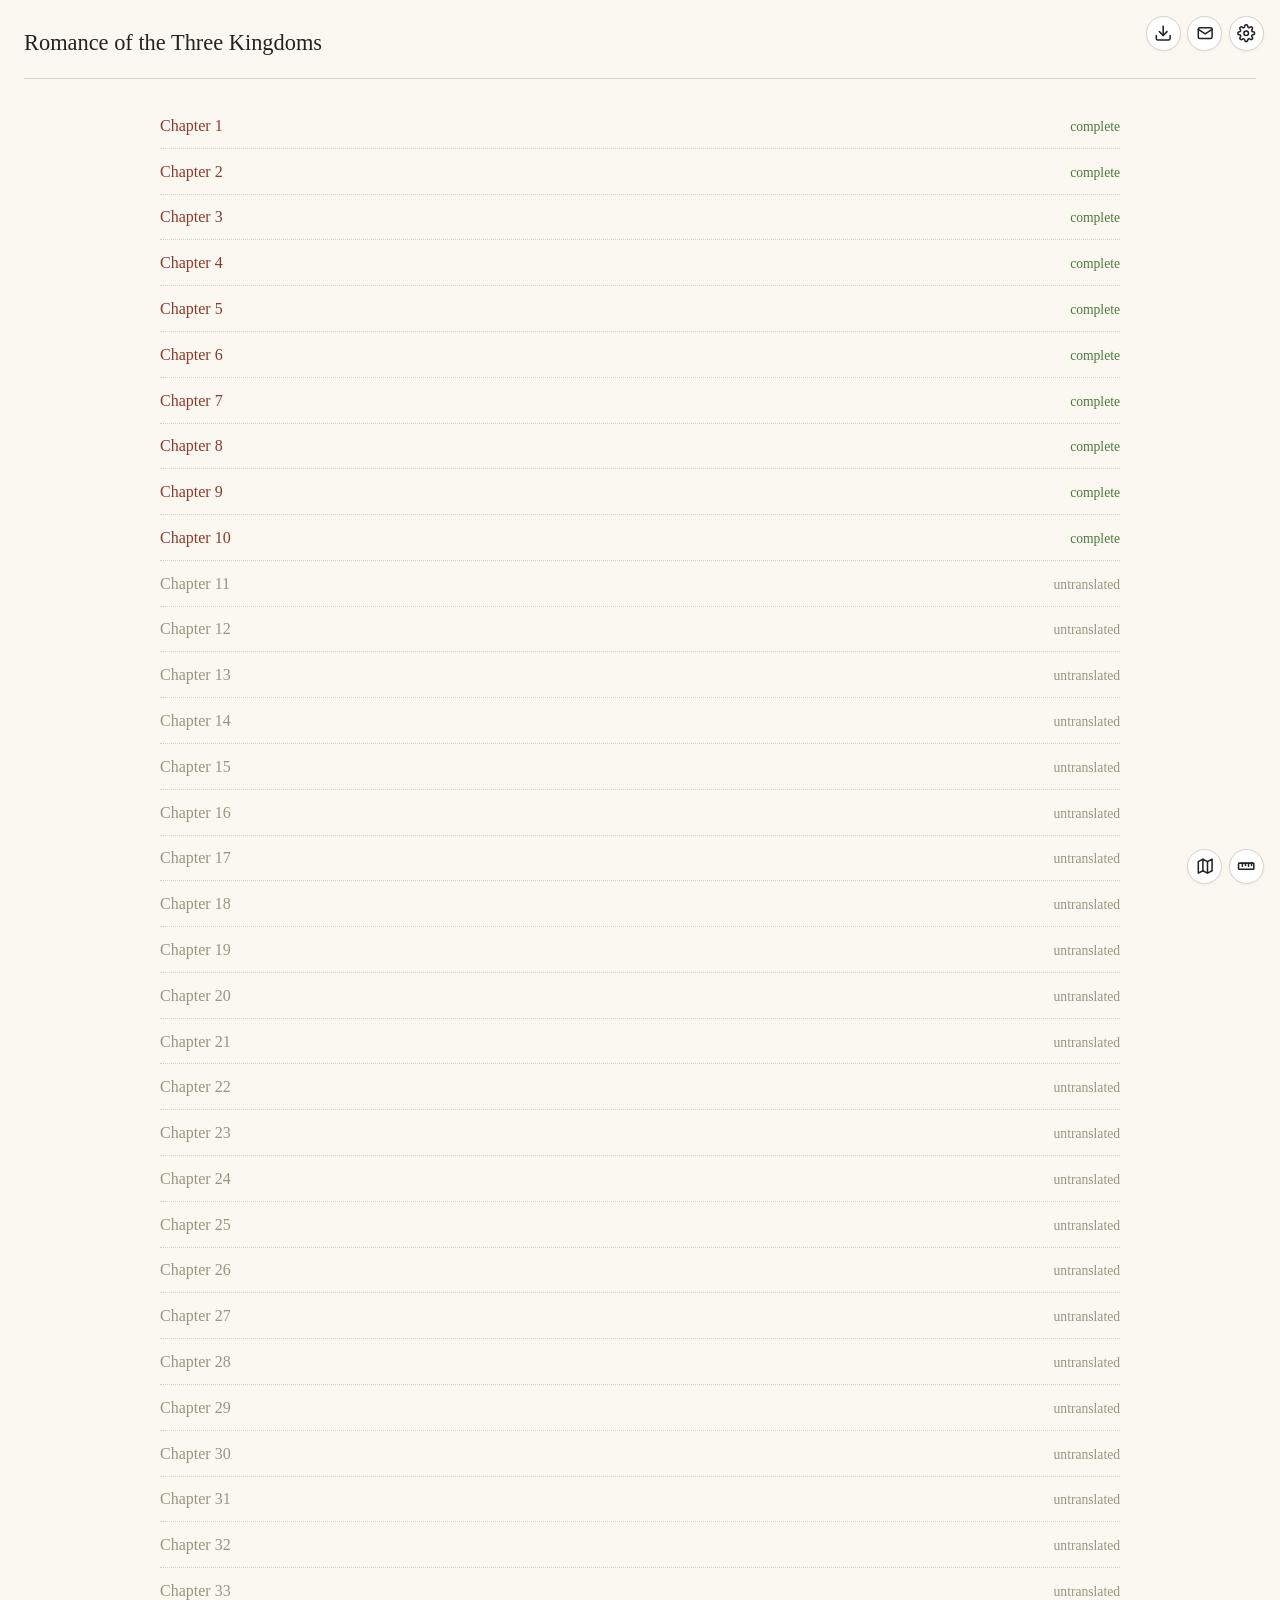
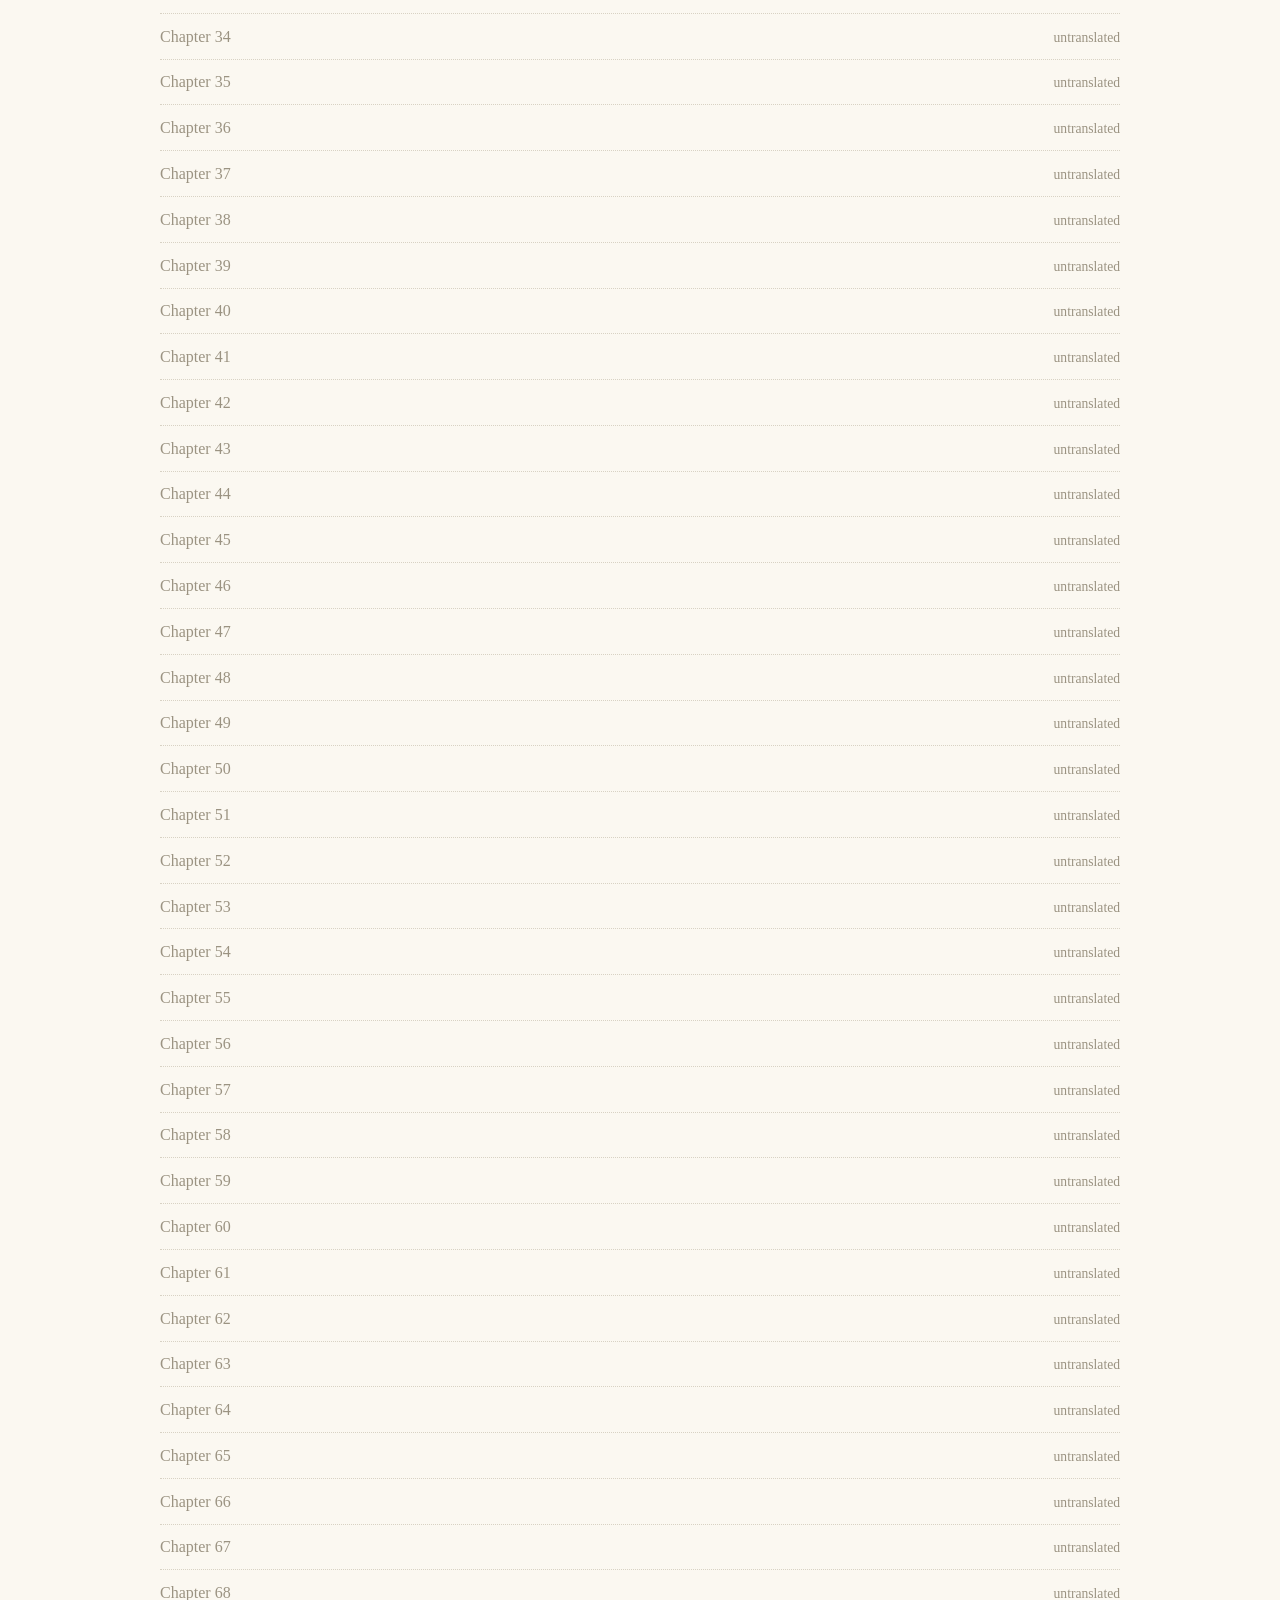
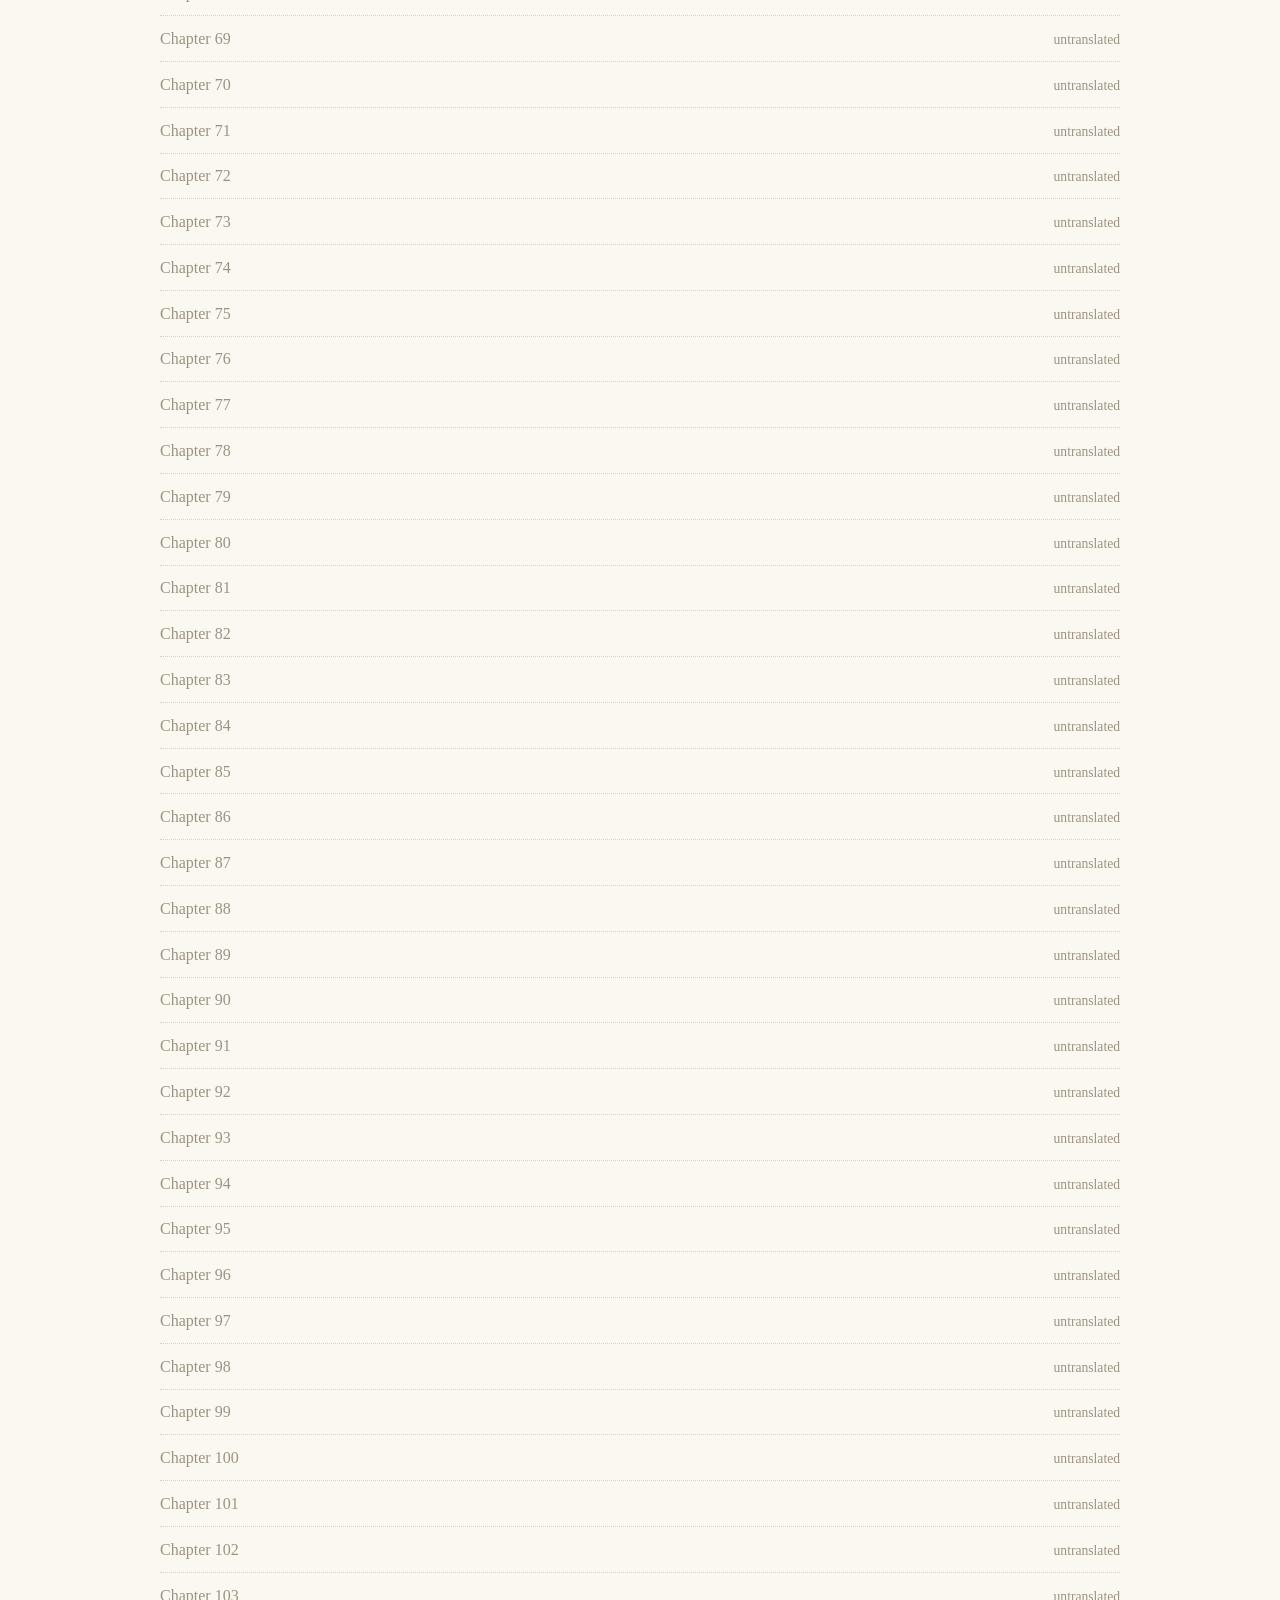
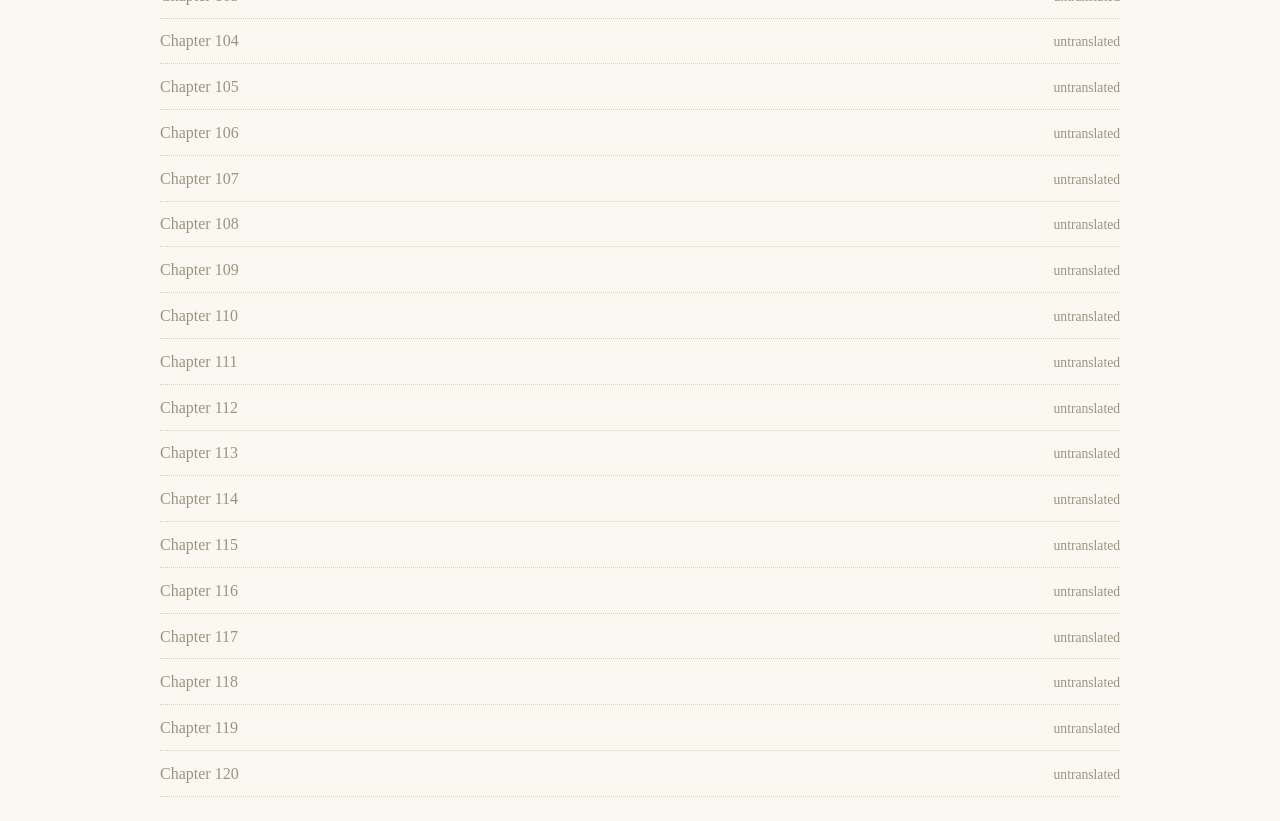
<file: index.html>
<!doctype html>
<html lang="en">
<head>
  <meta charset="utf-8">
  <title>Romance of the Three Kingdoms — Translation</title>
  <meta name="viewport" content="width=device-width, initial-scale=1">
  <link rel="stylesheet" href="styles.css">
  <style>
    /* ---- index page ---- */
    .index-list { list-style: none; padding: 0; max-width: 960px; margin: 0 auto; }
    .index-list .chapter-label.untranslated { color: var(--muted); }
    /* Chapter number at the left, the title couplet stacked to its right. */
    .index-list .chapter-label {
      display: flex;
      align-items: baseline;
      flex-wrap: wrap;
      gap: 0.2rem 0.9rem;
    }
    .index-list .index-n { flex: none; }
    /* Only the chapter number carries the link colour; the couplet reads as
       body text. The whole label is still one <a>, so all of it is clickable. */
    .index-list .index-couplet {
      line-height: 1.5;
      color: var(--fg);
    }
    .index-list .chapter-label.untranslated .index-couplet { color: var(--muted); }
    /* Hovering the row underlines the chapter number only; the couplet is
       part of the same link but reads as text, so it stays unmarked. */
    .index-list a.chapter-label:hover { text-decoration: none; }
    .index-list a.chapter-label:hover .index-n { text-decoration: underline; }
    .index-list li {
      padding: 0.55rem 0;
      border-bottom: 1px dotted var(--border);
      display: flex;
      justify-content: space-between;
      align-items: baseline;
      gap: 1rem;
    }
    .progress { font-size: 0.85rem; color: var(--muted); }
    .progress.done { color: var(--done); }
    .progress.in-progress { color: var(--in-progress); }

    /* ---- chapter page ---- */
    .chapter-nav {
      display: flex;
      justify-content: space-between;
      align-items: center;
      margin: 1rem 0 1.5rem;
      font-size: 0.95rem;
      color: var(--muted);
    }
    .chapter-nav .nav-link.untranslated { color: var(--muted); }
    .chapter-nav .nav-tag { font-size: 0.8rem; font-style: italic; }
    .chapter-title {
      text-align: center;
      margin: 0.5rem auto 2rem;
      max-width: 760px;
    }
    .chapter-title h2 {
      font-weight: normal;
      font-size: 1.25rem;
      margin: 0 0 0.4rem;
      line-height: 1.4;
    }
    .chapter-couplet {
      margin: 0;
      font-size: 1.05rem;
      line-height: 1.6;
      color: var(--muted);
    }

    .corner-toolbar {
      position: fixed;
      top: 1rem;
      right: 1rem;
      z-index: 100;
      display: flex;
      gap: 0.4rem;
    }
    .popup-host { position: relative; }
    .contact-host {
      position: fixed;
      right: 1rem;
      bottom: 1rem;
      z-index: 100;
      display: flex;
      gap: 0.4rem;
      align-items: center;
    }
    .icon-button {
      background: white;
      border: 1px solid var(--border);
      border-radius: 50%;
      width: 2.2rem;
      height: 2.2rem;
      cursor: pointer;
      display: inline-flex;
      align-items: center;
      justify-content: center;
      color: var(--fg);
      box-shadow: 0 1px 3px rgba(0,0,0,0.05);
      padding: 0;
    }
    a.icon-button { text-decoration: none; }
    .icon-button:hover { background: var(--bg); }
    .icon-button svg { width: 1.15rem; height: 1.15rem; display: block; }
    /* ---- map overlay ---- */
    /* Built by JS on the first click of the map icon, so map.html and its
       large SVG are not fetched until the reader asks for the map. */
    .map-overlay {
      position: fixed;
      inset: 0;
      z-index: 1000;
      padding: 2rem;
      background: rgba(0, 0, 0, 0.45);
    }
    /* Hidden with visibility, not display: a display:none iframe collapses to
       zero size, and the map would lose its zoom and position. */
    .map-overlay[hidden] { display: block; visibility: hidden; }
    .annotation-line.map-line { margin-top: 0.7rem; font-size: 0.9rem; }
    .map-overlay-box {
      position: relative;
      width: 100%;
      height: 100%;
      background: #fff;
      border: 1px solid var(--border);
      border-radius: 6px;
      box-shadow: 0 0.5rem 2rem rgba(0, 0, 0, 0.3);
      overflow: hidden;
    }
    .map-overlay iframe {
      display: block;
      width: 100%;
      height: 100%;
      border: 0;
    }
    .map-overlay-close {
      position: absolute;
      top: 0.6rem;
      right: 0.6rem;
      font-size: 1.3rem;
      line-height: 1;
    }
    /* ---- territory still ---- */
    /* Same overlay as the map, but the box shrinks to fit one image: the
       still of who held what, chosen per chapter (mapYear in the data). */
    .icon-button[hidden] { display: none; }
    .map-overlay.still-overlay {
      display: flex;
      align-items: center;
      justify-content: center;
    }
    .still-overlay .map-overlay-box { width: auto; height: auto; }
    .still-overlay img {
      display: block;
      max-width: calc(100vw - 4rem);
      max-height: calc(100vh - 6.5rem);
    }
    .still-caption {
      display: flex;
      justify-content: flex-end;
      gap: 1rem;
      padding: 0.3rem 0.8rem;
      font-size: 0.85rem;
      color: var(--muted);
      background: var(--bg);
      border-top: 1px solid var(--border);
    }
    .popup-panel {
      position: absolute;
      right: 0;
      background: white;
      border: 1px solid var(--border);
      padding: 0.8rem 1rem;
      font-size: 0.9rem;
      border-radius: 4px;
      box-shadow: 0 2px 8px rgba(0,0,0,0.08);
      min-width: 14rem;
    }
    .popup-panel { top: calc(100% + 0.4rem); }
    .popup-panel[hidden] { display: none; }
    .popup-panel label { display: flex; align-items: center; gap: 0.4rem; cursor: pointer; }
    .popup-panel a { display: block; }
    .contact-copy-row {
      display: flex;
      align-items: center;
      gap: 0.35rem;
    }
    .contact-email { white-space: nowrap; }
    .copy-button {
      border: 0;
      background: transparent;
      color: var(--fg);
      border-radius: 3px;
      width: 1.35rem;
      height: 1.35rem;
      padding: 0;
      cursor: pointer;
      display: inline-flex;
      align-items: center;
      justify-content: center;
    }
    .copy-button:hover { color: var(--link); }
    .copy-button svg { width: 0.78rem; height: 0.78rem; display: block; }
    .settings-note { color: var(--muted); font-size: 0.8rem; margin-top: 0.3rem; }
    .units-panel { min-width: 27rem; top: auto; bottom: calc(100% + 0.4rem); }
    #download-panel { min-width: 17rem; }
    #download-panel a { white-space: nowrap; }
    .units-title {
      font-variant: small-caps;
      letter-spacing: 0.08em;
      color: var(--muted);
      font-size: 0.78rem;
      margin-bottom: 0.3rem;
    }
    .units-table {
      border-collapse: collapse;
      width: 100%;
      margin-top: 0.6rem;
      font-size: 0.85rem;
    }
    .units-table th,
    .units-table td {
      text-align: left;
      padding: 0.25rem 0.5rem 0.25rem 0;
      vertical-align: baseline;
      border-top: 1px dotted var(--border);
    }
    .units-table tr:first-child th,
    .units-table tr:first-child td { border-top: 0; }
    .units-table th { font-weight: bold; white-space: nowrap; }
    .units-table td:nth-child(2) {
      font-family: "Noto Serif SC", "Source Han Serif SC",
                   "Songti SC", "SimSun", "STSong", serif;
    }
    .units-table td:nth-child(3) { color: var(--muted); white-space: nowrap; }
    .units-table td:last-child { width: 100%; white-space: nowrap; }
    .settings-row + .settings-row { margin-top: 0.8rem; padding-top: 0.8rem; border-top: 1px dotted var(--border); }

    .chapter-layout {
      display: grid;
      /* Empty first column balances the annotation panel, so the text
         column stays centred on the page. */
      grid-template-areas: ". prose explanation";
      grid-template-columns: minmax(280px, 1fr) minmax(0, 2fr) minmax(280px, 1fr);
      gap: 2rem;
      align-items: start;
    }
    .prose-column { grid-area: prose; }
    .explanation-panel { grid-area: explanation; }
    .explanation-panel {
      /* Sticks below the fixed corner buttons, and stops above the
         bottom-right ones: each row ends 3.2rem from its screen edge
         (1rem inset + 2.2rem button), plus a 0.6rem gap. */
      position: sticky;
      top: 3.8rem;
      max-height: calc(100vh - 7.6rem);
      overflow-y: auto;
      padding-right: 0.5rem;
      font-size: 0.95rem;
    }
    .detail-empty {
      color: var(--muted);
      font-style: italic;
      border-left: 2px solid var(--border);
      padding: 0.4rem 0 0.4rem 1rem;
    }
    .detail-section + .detail-section { margin-top: 1.5rem; }
    .detail-label {
      font-variant: small-caps;
      letter-spacing: 0.08em;
      color: var(--muted);
      font-size: 0.78rem;
      margin-bottom: 0.3rem;
      display: flex;
      align-items: baseline;
      justify-content: space-between;
      gap: 0.75rem;
    }
    .close-panel {
      appearance: none;
      border: 0;
      background: transparent;
      color: var(--muted);
      cursor: pointer;
      font-variant: normal;
      letter-spacing: 0;
      font-size: 0.9rem;
      line-height: 1;
      padding: 0.1rem 0.2rem;
    }
    .close-panel:hover,
    .close-panel:focus-visible { color: var(--fg); }
    /* Full-width dismiss button; replaces the small x on narrow screens. */
    .close-annotation {
      appearance: none;
      display: none;
      width: 100%;
      margin-top: 0.9rem;
      padding: 0.5rem;
      border: 1px solid var(--border);
      border-radius: 4px;
      background: transparent;
      color: var(--fg);
      font: inherit;
      font-size: 0.9rem;
      cursor: pointer;
    }
    .detail-text { margin: 0; }
    .annotation-name { font-weight: bold; margin-bottom: 0.3rem; color: var(--fg); font-variant: normal; letter-spacing: normal; font-size: 1rem; }
    .annotation-line { margin: 0; }
    .annotation-line + .annotation-line { margin-top: 0.4rem; }

    .tag {
      cursor: pointer;
      color: var(--link);
      border-bottom: 1px dotted var(--link);
      transition: background-color 0.12s;
    }
    .tag:hover { background: rgba(138, 58, 42, 0.08); }

    a.external {
      color: var(--link);
      text-decoration: underline dotted;
      text-underline-offset: 0.2em;
    }
    a.external:hover { text-decoration: underline; text-underline-offset: 0.2em; }
    a.external::after {
      content: " \2197";
      font-size: 0.75em;
      vertical-align: super;
      margin-left: 0.05em;
    }

    .prose-column { max-width: 760px; margin: 0 auto; width: 100%; }
    .prose-para {
      margin: 0 0 1.6rem;
      padding: 0.7rem 1rem;
    }
    .prose-para.untranslated {
      color: var(--muted);
      font-style: italic;
    }
    /* Inset verse: indented within its paragraph, not broken out of it. */
    .verse {
      display: block;
      margin: 0.8rem 0 0.8rem 2.5rem;
      line-height: 1.7;
    }

    @media (max-width: 1100px) {
      .chapter-layout {
        grid-template-areas: "prose explanation";
        grid-template-columns: minmax(0, 1.7fr) minmax(260px, 1fr);
      }
    }
    @media (max-width: 800px) {
      /* No room for a column, and stacking the panel above the text pushes
         the paragraph off-screen on every tap. Instead the annotation opens
         over the text as a popover beside the word it explains. */
      .chapter-layout {
        grid-template-areas: "prose";
        grid-template-columns: 1fr;
        gap: 1.5rem;
      }
      /* Height follows the text, width stops short of both screen edges, and
         positionExplanation() sets `top` so the box sits just above or below
         the tapped word. Absolute (not fixed) so it scrolls with the text. */
      .explanation-panel {
        position: absolute;
        left: 50%;
        transform: translateX(-50%);
        width: min(92vw, 32rem);
        z-index: 20;
        margin: 0;
        max-height: none;
        overflow: visible;
        padding: 0.9rem 1.1rem;
        background: var(--bg);
        border: 1px solid var(--border);
        border-radius: 4px;
        box-shadow: 0 0.4rem 1.5rem rgba(0, 0, 0, 0.18);
      }
      /* renderExplanation() empties the panel when nothing is selected. */
      .explanation-panel:empty { display: none; }
      .explanation-panel .close-panel { display: none; }
      .close-annotation { display: block; }
      /* The buttons pinned bottom-right sit at a higher z-index, so they
         would punch through a popover that happens to open under them. */
      body:has(.explanation-panel:not(:empty)) .contact-host { display: none; }
      /* Pop-ups hang off their own button, so a wide one (or one under a
         button left of the corner) runs off the screen's left edge. Pin
         them all to the screen's right margin instead, capped at the
         screen width. 3.6rem = the 1rem toolbar inset + 2.2rem button +
         0.4rem gap. */
      .popup-panel {
        position: fixed;
        right: 1rem;
        max-width: calc(100vw - 2rem);
        overflow-x: auto;
      }
      .corner-toolbar .popup-panel { top: 3.6rem; }
      /* Content keeps its one-line rows and scrolls sideways rather than
         wrapping. Each min-width is capped at the screen, since a min-width
         beats max-width. */
      .popup-panel { min-width: min(14rem, 100vw - 2rem); }
      #download-panel { min-width: min(17rem, 100vw - 2rem); }
      .units-panel { min-width: 0; top: auto; bottom: 3.6rem; }
      /* No indent for inset verse: on a narrow column it only forces
         more line wraps. */
      .verse { margin-left: 0; }
      /* The map page doesn't lay out on a phone. Hidden until it's rebuilt. */
      .contact-host a[href="map.html"] { display: none; }
      #territory-toggle { display: none; }
      .map-overlay, .map-overlay[hidden] { display: none; }
      .map-link, .annotation-line.map-line { display: none; }
    }
  </style>
</head>
<body>

<header>
  <h1><a href="?">Romance of the Three Kingdoms</a></h1>
</header>

<div class="corner-toolbar">
  <div class="popup-host" id="downloads">
    <button type="button" class="icon-button" id="download-toggle"
            aria-label="Download" title="Download">
      <svg viewBox="0 0 24 24" fill="none" stroke="currentColor"
           stroke-width="2" stroke-linecap="round" stroke-linejoin="round"
           aria-hidden="true">
        <path d="M21 15v4a2 2 0 0 1-2 2H5a2 2 0 0 1-2-2v-4"/>
        <polyline points="7 10 12 15 17 10"/>
        <line x1="12" y1="15" x2="12" y2="3"/>
      </svg>
    </button>
    <div class="popup-panel" id="download-panel" hidden>
      <div class="settings-row">
        <a href="data/book.txt" download="romance-of-the-three-kingdoms.txt">Plain text (.txt<span class="dl-size" data-size-of="data/book.txt">, 248 KB</span>)</a>
        <div class="settings-note">Main text only.</div>
      </div>
      <div class="settings-row">
        <a href="data/book.html" download="romance-of-the-three-kingdoms.html">Standalone page (.html<span class="dl-size" data-size-of="data/book.html">, 469 KB</span>)</a>
        <div class="settings-note">Main text with annotations.</div>
      </div>
    </div>
  </div>
  <div class="popup-host">
    <button type="button" class="icon-button" id="contact-toggle"
            aria-label="Email" title="Email">
      <svg viewBox="0 0 24 24" fill="none" stroke="currentColor"
           stroke-width="2" stroke-linecap="round" stroke-linejoin="round"
           aria-hidden="true">
        <rect x="3" y="5" width="18" height="14" rx="2"/>
        <path d="m3 7 9 6 9-6"/>
      </svg>
    </button>
    <div class="popup-panel" id="contact-panel" aria-label="Email address" hidden>
      <div class="contact-copy-row">
        <a class="contact-email" id="contact-email" href="mailto:ssamt@kaist.ac.kr">ssamt@kaist.ac.kr</a>
        <button type="button" class="copy-button" id="copy-email"
                aria-label="Copy email address" title="Copy email address">
          <svg viewBox="0 0 24 24" fill="none" stroke="currentColor"
               stroke-width="2" stroke-linecap="round" stroke-linejoin="round"
               aria-hidden="true">
            <rect x="9" y="9" width="13" height="13" rx="2"/>
            <path d="M5 15H4a2 2 0 0 1-2-2V4a2 2 0 0 1 2-2h9a2 2 0 0 1 2 2v1"/>
          </svg>
        </button>
      </div>
      <div class="settings-note" id="copy-status" aria-live="polite"></div>
    </div>
  </div>
  <div class="popup-host">
    <button type="button" class="icon-button" id="settings-toggle"
            aria-label="Settings" title="Settings">
      <svg viewBox="0 0 24 24" fill="none" stroke="currentColor"
           stroke-width="2" stroke-linecap="round" stroke-linejoin="round"
           aria-hidden="true">
        <circle cx="12" cy="12" r="3"/>
        <path d="M19.4 15a1.65 1.65 0 0 0 .33 1.82l.06.06a2 2 0 0 1 0 2.83 2 2 0 0 1-2.83 0l-.06-.06a1.65 1.65 0 0 0-1.82-.33 1.65 1.65 0 0 0-1 1.51V21a2 2 0 0 1-2 2 2 2 0 0 1-2-2v-.09A1.65 1.65 0 0 0 9 19.4a1.65 1.65 0 0 0-1.82.33l-.06.06a2 2 0 0 1-2.83 0 2 2 0 0 1 0-2.83l.06-.06a1.65 1.65 0 0 0 .33-1.82 1.65 1.65 0 0 0-1.51-1H3a2 2 0 0 1-2-2 2 2 0 0 1 2-2h.09A1.65 1.65 0 0 0 4.6 9a1.65 1.65 0 0 0-.33-1.82l-.06-.06a2 2 0 0 1 0-2.83 2 2 0 0 1 2.83 0l.06.06a1.65 1.65 0 0 0 1.82.33H9a1.65 1.65 0 0 0 1-1.51V3a2 2 0 0 1 2-2 2 2 0 0 1 2 2v.09a1.65 1.65 0 0 0 1 1.51 1.65 1.65 0 0 0 1.82-.33l.06-.06a2 2 0 0 1 2.83 0 2 2 0 0 1 0 2.83l-.06.06a1.65 1.65 0 0 0-.33 1.82V9a1.65 1.65 0 0 0 1.51 1H21a2 2 0 0 1 2 2 2 2 0 0 1-2 2h-.09a1.65 1.65 0 0 0-1.51 1z"/>
      </svg>
    </button>
    <div class="popup-panel" id="settings-panel" hidden>
      <div class="settings-row">
        <label>
          <input type="checkbox" id="show-titles">
          Show chapter titles
        </label>
        <div class="settings-note">Titles may contain spoilers.</div>
      </div>
      <div class="settings-row">
        <label>
          <input type="checkbox" id="show-annotations">
          Enable annotations
        </label>
      </div>
    </div>
  </div>
</div>

<div class="contact-host">
  <a class="icon-button" id="map-toggle" href="map.html"
     aria-label="Map" title="Map">
    <svg viewBox="0 0 24 24" fill="none" stroke="currentColor"
         stroke-width="2" stroke-linecap="round" stroke-linejoin="round"
         aria-hidden="true">
      <polygon points="3 6 9 3 15 6 21 3 21 18 15 21 9 18 3 21 3 6"/>
      <line x1="9" y1="3" x2="9" y2="18"/>
      <line x1="15" y1="6" x2="15" y2="21"/>
    </svg>
  </a>
  <button type="button" class="icon-button" id="territory-toggle"
          aria-label="Territories" title="Territories" hidden>
    <svg viewBox="0 0 24 24" fill="none" stroke="currentColor"
         stroke-width="2" stroke-linecap="round" stroke-linejoin="round"
         aria-hidden="true">
      <path d="M5 22V3"/>
      <path d="M5 4h13l-3 4.5 3 4.5H5"/>
    </svg>
  </button>
  <button type="button" class="icon-button" id="units-toggle"
          aria-label="Chinese units" title="Chinese units">
    <svg viewBox="0 0 24 24" fill="none" stroke="currentColor"
         stroke-width="2" stroke-linecap="round" stroke-linejoin="round"
         aria-hidden="true">
      <path d="M3 8h18a1 1 0 0 1 1 1v6a1 1 0 0 1-1 1H3a1 1 0 0 1-1-1V9a1 1 0 0 1 1-1z"/>
      <path d="M7 8v4M11 8v3M15 8v4M19 8v3"/>
    </svg>
  </button>
  <div class="popup-panel units-panel" id="units-panel" hidden>
    <div class="units-title">Ancient Chinese units</div>
    <table class="units-table">
      <tbody>
        <tr><th>cun</th><td>寸</td><td>length</td><td>≈ 2.3 cm; ≈ 0.9 in</td></tr>
        <tr><th>chi</th><td>尺</td><td>length</td><td>≈ 23 cm; ≈ 9 in; 10 cun</td></tr>
        <tr><th>zhang</th><td>丈</td><td>length</td><td>≈ 2.3 m; ≈ 7.5 ft; 10 chi</td></tr>
        <tr><th>li</th><td>里</td><td>distance</td><td>≈ 415 m; ≈ 0.26 mi</td></tr>
        <tr><th>liang</th><td>兩</td><td>weight</td><td>≈ 14 g; ≈ 0.5 oz</td></tr>
        <tr><th>jin</th><td>斤</td><td>weight</td><td>≈ 220 g; ≈ 7.8 oz; 16 liang</td></tr>
      </tbody>
    </table>
  </div>
</div>

<main id="app">Loading…</main>

<script>
// In the standalone HTML build, all data is embedded as window.BOOK_DATA
// and the page works offline. On the live site, BOOK_DATA is undefined and
// chapters are fetched on demand.
const STANDALONE = typeof window.BOOK_DATA !== 'undefined';
const DATA_LOAD_ID = STANDALONE ? '' : String(Date.now());
// Standalone settings live in their own namespace so they don't pick up
// state from the live site when both are served from the same origin.
const SETTINGS_PREFIX = STANDALONE ? 'standalone:' : '';
const ls = (key) => localStorage.getItem(SETTINGS_PREFIX + key);
const lsSet = (key, value) => localStorage.setItem(SETTINGS_PREFIX + key, value);
const ss = (key) => sessionStorage.getItem(SETTINGS_PREFIX + key);
const ssSet = (key, value) => sessionStorage.setItem(SETTINGS_PREFIX + key, value);

const params = new URLSearchParams(location.search);
const SCROLL_KEY = 'scroll:' + location.pathname + location.search;
const state = {
  chapter: parseInt(params.get('ch'), 10) || null,
  main: null,
  chapterData: null,
  annotationId: null,  // id of currently displayed annotation
  annotationPara: null, // 1-based paragraph the displayed annotation was opened from
  annotationAnchor: null, // the .tag element it was opened from (mobile positioning)
};

const settings = {
  showTitles: ls('showTitles') === '1',
  showAnnotations: ls('showAnnotations') !== '0',
};

const app = document.getElementById('app');

function escapeHtml(s) {
  return s.replace(/[&<>"]/g, c => ({'&':'&amp;','<':'&lt;','>':'&gt;','"':'&quot;'}[c]));
}
// Strip [display](id) tags down to plain display text.
function stripTags(text) {
  return text.replace(/\[([^\]]+)\]\([^)]+\)/g, '$1');
}

// The map exists only where its icon does: the standalone build strips it.
const MAP_ENABLED = !!document.getElementById('map-toggle');
// A line of an annotation that is nothing but a map link.
const MAP_LINE = /^\s*\[[^\]]+\]\(map:[^)]+\)\s*$/;

// Render text containing [display](target) markers into HTML. If target
// is an http(s) URL, emit an external link; if it is map:<place> (see
// focusPlace in map.html), a link that opens the map on that place;
// otherwise an internal annotation tag.
function renderTagged(text) {
  const re = /\[([^\]]+)\]\(([^)]+)\)/g;
  let html = '';
  let last = 0;
  let m;
  while ((m = re.exec(text)) !== null) {
    html += escapeHtml(text.slice(last, m.index)).replace(/\n/g, '<br>');
    const surface = escapeHtml(m[1]);
    const target = m[2];
    if (/^https?:\/\//i.test(target)) {
      html += `<a class="external" href="${escapeHtml(target)}" target="_blank" rel="noopener noreferrer">${surface}</a>`;
    } else if (target.startsWith('map:')) {
      const place = target.slice(4);
      if (MAP_ENABLED) {
        html += `<a class="map-link" href="map.html?loc=${encodeURIComponent(place)}" data-map="${escapeHtml(place)}">${surface}</a>`;
      }
    } else {
      html += `<span class="tag" data-id="${escapeHtml(target)}">${surface}</span>`;
    }
    last = re.lastIndex;
  }
  html += escapeHtml(text.slice(last)).replace(/\n/g, '<br>');
  return html;
}

// Render one paragraph. Lines prefixed with "> " are inset verse: they are
// grouped into an indented block that stays inside the paragraph.
const VERSE_LINE = /^>[ \t]?(.*)$/;
function renderParagraph(text, withTags) {
  const renderLine = (line) =>
    withTags ? renderTagged(line) : escapeHtml(stripTags(line));
  let html = '';
  let prose = [];
  let verse = [];
  const flushProse = () => {
    if (prose.length) { html += prose.join('<br>'); prose = []; }
  };
  const flushVerse = () => {
    if (verse.length) {
      html += `<span class="verse">${verse.join('<br>')}</span>`;
      verse = [];
    }
  };
  for (const line of text.split('\n')) {
    const m = VERSE_LINE.exec(line);
    if (m) {
      flushProse();
      verse.push(renderLine(m[1]));
    } else {
      flushVerse();
      prose.push(renderLine(line));
    }
  }
  flushProse();
  flushVerse();
  return html;
}

function liveDataUrl(path) {
  return path + (path.includes('?') ? '&' : '?') + 'v=' + encodeURIComponent(DATA_LOAD_ID);
}

function fetchLiveData(path) {
  return fetch(liveDataUrl(path), { cache: 'no-store' });
}

function isRefreshLoad() {
  const nav = performance.getEntriesByType('navigation')[0];
  if (nav) return nav.type === 'reload';
  return performance.navigation && performance.navigation.type === 1;
}

let scrollSaveQueued = false;
function saveScrollPosition() {
  ssSet(SCROLL_KEY, String(Math.max(0, Math.round(window.scrollY))));
}

function queueSaveScrollPosition() {
  if (scrollSaveQueued) return;
  scrollSaveQueued = true;
  requestAnimationFrame(() => {
    scrollSaveQueued = false;
    saveScrollPosition();
  });
}

function restoreScrollPosition() {
  if (!isRefreshLoad()) return;
  const saved = parseInt(ss(SCROLL_KEY), 10);
  if (!Number.isFinite(saved)) return;
  requestAnimationFrame(() => {
    window.scrollTo({ top: saved, left: 0, behavior: 'auto' });
  });
}

async function loadMain() {
  if (STANDALONE) {
    state.main = window.BOOK_DATA.main;
    return;
  }
  const r = await fetchLiveData('data/main.json');
  state.main = await r.json();
}
async function loadChapter(n) {
  if (STANDALONE) {
    state.chapterData = window.BOOK_DATA.chapters[n];
    return;
  }
  const file = 'data/ch' + String(n).padStart(3, '0') + '.json';
  const r = await fetchLiveData(file);
  state.chapterData = await r.json();
}

// A chapter title is a couplet stored one half per line.
function titleHalves(title) {
  return title.split('\n').map(s => s.trim()).filter(Boolean);
}

function chapterStatus(c) {
  const total = c.paragraphs;
  if (c.translated === 0) return ['', 'untranslated'];
  if (c.translated === total) return ['done', 'complete'];
  return ['in-progress', 'in progress'];
}

function renderIndex() {
  const list = state.main.chapters.map(c => {
    const [cls, label] = chapterStatus(c);
    const halves = (settings.showTitles && c.title) ? titleHalves(c.title) : [];
    const inner = `<span class="index-n">Chapter ${c.n}</span>`
      + (halves.length
        ? `<span class="index-couplet">${halves.map(escapeHtml).join('<br>')}</span>`
        : '');
    const chapterLabel = c.translated === 0
      ? `<span class="chapter-label untranslated">${inner}</span>`
      : `<a class="chapter-label" href="?ch=${c.n}">${inner}</a>`;
    return `<li>
      ${chapterLabel}
      <span class="progress ${cls}">${label}</span>
    </li>`;
  }).join('');
  app.innerHTML = `<ul class="index-list">${list}</ul>`;
}

function renderExplanation() {
  const panel = document.getElementById('explanation');
  if (!panel) return;
  const id = state.annotationId;
  if (!id) {
    panel.innerHTML = '';
    return;
  }
  const ann = resolveAnnotation(id, state.annotationPara);
  if (!ann) {
    panel.innerHTML = '<div class="detail-empty">No annotation found.</div>';
    positionExplanation();
    return;
  }
  panel.innerHTML = `
    <div class="detail-section">
      <div class="detail-label">
        <span class="annotation-name">${escapeHtml(ann.name)}</span>
        <button type="button" class="close-panel" data-close-panel="explanation" aria-label="Close annotation panel" title="Close">&times;</button>
      </div>
      ${ann.description.split('\n').filter(line => line.trim() !== '' && (MAP_ENABLED || !MAP_LINE.test(line))).map(line => `<p class="detail-text annotation-line${MAP_LINE.test(line) ? ' map-line' : ''}">${renderTagged(line)}</p>`).join('')}
      <button type="button" class="close-annotation" data-close-panel="explanation">Close</button>
    </div>`;
  positionExplanation();
}

// Narrow screens show the panel as a popover anchored to the tapped tag
// instead of a column, so its `top` has to be computed after each render.
const MOBILE = window.matchMedia('(max-width: 800px)');

function positionExplanation() {
  const panel = document.getElementById('explanation');
  if (!panel) return;
  panel.style.top = '';
  if (!MOBILE.matches || !state.annotationId) return;
  const anchor = state.annotationAnchor;
  if (!anchor || !anchor.isConnected) return;

  const rect = anchor.getBoundingClientRect();
  const gap = 8;
  const height = panel.offsetHeight;
  // Prefer below; go above only when that leaves more of the box on screen.
  const roomBelow = window.innerHeight - rect.bottom;
  const below = roomBelow >= height + gap || roomBelow >= rect.top;
  const viewportTop = below ? rect.bottom + gap : rect.top - height - gap;
  panel.style.top = Math.max(gap, viewportTop + window.scrollY) + 'px';
}

function closeExplanation() {
  state.annotationId = null;
  state.annotationAnchor = null;
  renderExplanation();
}

// Resolve an annotation id to the description in effect at `para` (1-based
// paragraph number within this chapter). Entries carry `versions`, each with
// a `from` paragraph; pick the latest whose `from` <= para.
function resolveAnnotation(id, para) {
  const ann = (state.chapterData.annotations || {})[id];
  if (!ann || !ann.versions || !ann.versions.length) return null;
  const p = (typeof para === 'number') ? para : Infinity;
  let chosen = ann.versions[0];
  for (const v of ann.versions) {
    if (v.from <= p) chosen = v;
    else break;
  }
  return { name: chosen.name || ann.name, description: chosen.description };
}

function showAnnotation(id, para, anchor) {
  // Clicking the already-open annotation deselects it — unless this click
  // resolves to a different (e.g. later) version, in which case open that.
  if (state.annotationId === id) {
    const current = resolveAnnotation(id, state.annotationPara);
    const next = resolveAnnotation(id, para);
    if (current && next && current.description === next.description) {
      closeExplanation();
      return;
    }
  }
  if (typeof para === 'number') state.annotationPara = para;
  if (anchor) state.annotationAnchor = anchor;
  state.annotationId = id;
  renderExplanation();
}

function renderChapter() {
  const data = state.chapterData;
  const chapterIndex = state.main.chapters.findIndex(c => c.n === data.n);
  const prev = chapterIndex > 0 ? state.main.chapters[chapterIndex - 1].n : null;
  const next = chapterIndex >= 0 && chapterIndex < state.main.chapters.length - 1
    ? state.main.chapters[chapterIndex + 1].n
    : null;
  state.annotationId = null;
  state.annotationPara = null;
  state.annotationAnchor = null;

  const chapterLink = (n, label) => {
    if (n === null) return '';
    const meta = state.main.chapters.find(c => c.n === n);
    if (!meta) return '';
    if (meta.translated === 0) {
      return `<span class="nav-link untranslated">${label} <span class="nav-tag">(untranslated)</span></span>`;
    }
    return `<a class="nav-link" href="?ch=${n}">${label}</a>`;
  };
  const navHtml = `
    <div class="chapter-nav">
      <span>${chapterLink(prev, '&larr; Chapter ' + prev)}</span>
      <span>${chapterLink(next, 'Chapter ' + next + ' &rarr;')}</span>
    </div>`;

  const paras = data.paragraphs.map((text, i) => {
    if (!text) {
      return `<p class="prose-para untranslated" data-index="${i}">—</p>`;
    }
    const body = renderParagraph(text, settings.showAnnotations);
    return `<p class="prose-para" data-index="${i}">${body}</p>`;
  }).join('');

  // Chapter titles are couplets: each half gets its own line.
  const couplet = (settings.showTitles && data.title)
    ? `<p class="chapter-couplet">${titleHalves(data.title).map(escapeHtml).join('<br>')}</p>`
    : '';
  const titleHtml = `
    <div class="chapter-title">
      <h2>Chapter ${data.n}</h2>
      ${couplet}
    </div>`;

  const sidebar = settings.showAnnotations
    ? '<aside class="explanation-panel" id="explanation"></aside>'
    : '';

  app.innerHTML = `
    ${navHtml}
    <div class="chapter-layout">
      ${sidebar}
      <div class="prose-column">${titleHtml}${paras}</div>
    </div>
    ${navHtml}`;

  if (settings.showAnnotations) renderExplanation();
  syncTerritoryButton();
}

// The year of the territory still attached to the open chapter, if any. The
// stills are separate files, so the standalone book has none.
function territoryYear() {
  if (STANDALONE || !state.chapter || !state.chapterData) return null;
  return state.chapterData.mapYear || null;
}

function syncTerritoryButton() {
  const button = document.getElementById('territory-toggle');
  const year = territoryYear();
  button.hidden = !year;
  if (year) {
    button.title = `Territories, ${year}`;
    button.setAttribute('aria-label', button.title);
  }
}

// Single delegated handler: clicking a tag (in the text or inside the
// annotation panel) shows that annotation.
app.addEventListener('click', (e) => {
  if (!settings.showAnnotations) return;
  if (e.target.closest('a')) return;  // let external/internal links navigate
  const closeButton = e.target.closest('[data-close-panel]');
  if (closeButton) {
    e.stopPropagation();
    if (closeButton.dataset.closePanel === 'explanation') closeExplanation();
    return;
  }
  const tag = e.target.closest('.tag');
  if (tag) {
    e.stopPropagation();
    // Resolve relative to the paragraph the tag sits in. Cross-reference
    // tags inside the annotation panel have no enclosing paragraph; they
    // reuse the paragraph context already in state.
    const para = tag.closest('.prose-para');
    const idx = para ? parseInt(para.dataset.index, 10) : NaN;
    // A cross-reference tag inside the panel would anchor the popover to
    // itself, so keep the prose tag the panel was opened from.
    const anchor = tag.closest('.explanation-panel') ? null : tag;
    showAnnotation(tag.dataset.id, Number.isFinite(idx) ? idx + 1 : undefined, anchor);
  }
});

window.addEventListener('resize', positionExplanation);

// Corner toolbar and contact popovers.
(() => {
  if (STANDALONE) {
    document.getElementById('downloads').style.display = 'none';
  }

  const wireCheckbox = (id, key, storageKey) => {
    const el = document.getElementById(id);
    el.checked = settings[key];
    el.addEventListener('change', (e) => {
      settings[key] = e.target.checked;
      lsSet(storageKey, settings[key] ? '1' : '0');
      if (state.chapter && state.chapterData) renderChapter();
      else if (state.main) renderIndex();
    });
  };
  wireCheckbox('show-titles', 'showTitles', 'showTitles');
  wireCheckbox('show-annotations', 'showAnnotations', 'showAnnotations');

  const closeAll = () => {
    document.querySelectorAll('.popup-panel').forEach(p => p.hidden = true);
  };
  const wirePopup = (toggleId, panelId) => {
    const toggle = document.getElementById(toggleId);
    const panel = document.getElementById(panelId);
    toggle.addEventListener('click', (e) => {
      e.stopPropagation();
      const wasHidden = panel.hidden;
      closeAll();
      panel.hidden = !wasHidden;
    });
    panel.querySelectorAll('a').forEach(a => {
      a.addEventListener('click', () => panel.hidden = true);
    });
  };
  wirePopup('units-toggle', 'units-panel');
  wirePopup('settings-toggle', 'settings-panel');
  wirePopup('download-toggle', 'download-panel');
  wirePopup('contact-toggle', 'contact-panel');

  document.addEventListener('click', (e) => {
    if (!e.target.closest('.popup-host, .contact-host')) closeAll();
    // Tag clicks and the close button both stopPropagation, so anything that
    // reaches here is outside them: dismiss unless the click was in the panel.
    if (MOBILE.matches && state.annotationId && !e.target.closest('.explanation-panel')) {
      closeExplanation();
    }
  });
})();

// Map overlay. The icon is a plain link to map.html (so ctrl/middle-click
// still opens it in a tab); an ordinary click opens the map over this page.
// The standalone build strips the icon, and this block then does nothing.
(() => {
  const toggle = document.getElementById('map-toggle');
  if (!toggle) return;
  let overlay = null;
  let frame = null;

  const close = () => {
    if (!overlay || overlay.hidden) return;
    overlay.hidden = true;
    toggle.focus();
  };

  // Keys pressed inside the iframe never reach this document, so Escape has
  // to be listened for in there too. Same-origin on the live site; the
  // try/catch covers file:// where the frame is treated as cross-origin.
  const wireFrameEscape = () => {
    try {
      frame.contentWindow.addEventListener('keydown', (e) => {
        if (e.key === 'Escape' && !e.defaultPrevented) close();
      });
    } catch (_) {}
  };

  const build = (place) => {
    overlay = document.createElement('div');
    overlay.className = 'map-overlay';
    overlay.setAttribute('role', 'dialog');
    overlay.setAttribute('aria-modal', 'true');
    overlay.setAttribute('aria-label', 'Map');
    overlay.innerHTML = `
      <div class="map-overlay-box">
        <iframe title="Map of Han provinces and commanderies"></iframe>
        <button type="button" class="icon-button map-overlay-close"
                aria-label="Close map" title="Close">&times;</button>
      </div>`;
    frame = overlay.querySelector('iframe');
    frame.addEventListener('load', wireFrameEscape);
    frame.src = mapUrl(place);
    overlay.querySelector('.map-overlay-close').addEventListener('click', close);
    // A click on the dimmed margin closes; a wheel there must not scroll the
    // text underneath.
    overlay.addEventListener('click', (e) => { if (e.target === overlay) close(); });
    overlay.addEventListener('wheel', (e) => {
      if (e.target === overlay) e.preventDefault();
    }, { passive: false });
    document.body.appendChild(overlay);
  };

  const mapUrl = (place) =>
    'map.html' + (place ? '?loc=' + encodeURIComponent(place) : '');

  // Open the overlay, optionally focused on one place ("Ji province"). The
  // first open passes the place in the URL; later ones call into the loaded
  // map so it keeps its state and nothing reloads.
  const open = (place) => {
    if (!overlay) {
      build(place);
    } else {
      overlay.hidden = false;
      if (place) {
        try { frame.contentWindow.focusPlace(place); }
        catch (_) { frame.src = mapUrl(place); }
      }
    }
    overlay.hidden = false;
    frame.focus();
  };

  const plainClick = (e) =>
    !(e.ctrlKey || e.metaKey || e.shiftKey || e.altKey || e.button !== 0);

  toggle.addEventListener('click', (e) => {
    if (!plainClick(e)) return;
    e.preventDefault();
    open();
  });

  // "Show on map" links inside annotations (see renderTagged).
  document.addEventListener('click', (e) => {
    const link = e.target.closest('a.map-link');
    if (!link || !plainClick(e)) return;
    e.preventDefault();
    open(link.dataset.map);
  });

  document.addEventListener('keydown', (e) => {
    if (e.key === 'Escape') close();
  });
})();

// Territory still: one image of who held what, for the open chapter. Built
// and fetched on the first click, like the map.
(() => {
  const toggle = document.getElementById('territory-toggle');
  const SOURCE = 'https://commons.wikimedia.org/wiki/File:Topographical_3K_gif.gif';
  let overlay = null;

  const close = () => {
    if (!overlay || overlay.hidden) return;
    overlay.hidden = true;
    toggle.focus();
  };

  const build = () => {
    overlay = document.createElement('div');
    overlay.className = 'map-overlay still-overlay';
    overlay.setAttribute('role', 'dialog');
    overlay.setAttribute('aria-modal', 'true');
    overlay.setAttribute('aria-label', 'Territories');
    overlay.innerHTML = `
      <div class="map-overlay-box">
        <img alt="">
        <div class="still-caption">
          <a class="external" href="${SOURCE}" target="_blank" rel="noopener noreferrer">Map source</a>
        </div>
        <button type="button" class="icon-button map-overlay-close"
                aria-label="Close" title="Close">&times;</button>
      </div>`;
    overlay.querySelector('.map-overlay-close').addEventListener('click', close);
    overlay.addEventListener('click', (e) => { if (e.target === overlay) close(); });
    // Nothing in here scrolls, so a wheel must not move the text underneath.
    overlay.addEventListener('wheel', (e) => e.preventDefault(), { passive: false });
    document.body.appendChild(overlay);
  };

  toggle.addEventListener('click', () => {
    const year = territoryYear();
    if (!year) return;
    if (!overlay) build();
    const img = overlay.querySelector('img');
    img.src = `images/maps/territory_timelapse/stills/${year}.webp`;
    img.alt = `Map of who held what in ${year}`;
    overlay.hidden = false;
    overlay.querySelector('.map-overlay-close').focus();
  });

  document.addEventListener('keydown', (e) => {
    if (e.key === 'Escape') close();
  });
})();

// Contact copy button.
(() => {
  const button = document.getElementById('copy-email');
  const email = document.getElementById('contact-email');
  const status = document.getElementById('copy-status');
  if (!button || !email || !status) return;

  const fallbackCopy = (text) => {
    const ta = document.createElement('textarea');
    ta.value = text;
    ta.setAttribute('readonly', '');
    ta.style.position = 'fixed';
    ta.style.left = '-9999px';
    document.body.appendChild(ta);
    ta.select();
    const ok = document.execCommand('copy');
    ta.remove();
    return ok;
  };

  button.addEventListener('click', async () => {
    const text = email.textContent.trim();
    let copied = false;
    try {
      if (navigator.clipboard) {
        await navigator.clipboard.writeText(text);
        copied = true;
      }
    } catch (_) {
      copied = false;
    }
    if (!copied) copied = fallbackCopy(text);
    status.textContent = copied ? 'Copied.' : 'Copy failed.';
    setTimeout(() => {
      status.textContent = '';
    }, 1600);
  });
})();

if ('scrollRestoration' in history) {
  history.scrollRestoration = 'manual';
}
window.addEventListener('scroll', queueSaveScrollPosition, { passive: true });
window.addEventListener('beforeunload', saveScrollPosition);

async function render() {
  if (!state.chapter) {
    renderIndex();
    restoreScrollPosition();
    return;
  }
  app.textContent = 'Loading…';
  await loadChapter(state.chapter);
  renderChapter();
  restoreScrollPosition();
}

(async () => {
  try {
    await loadMain();
    await render();
  } catch (e) {
    app.textContent = 'Failed to load: ' + e.message;
  }
})();
</script>
</body>
</html>
</file>
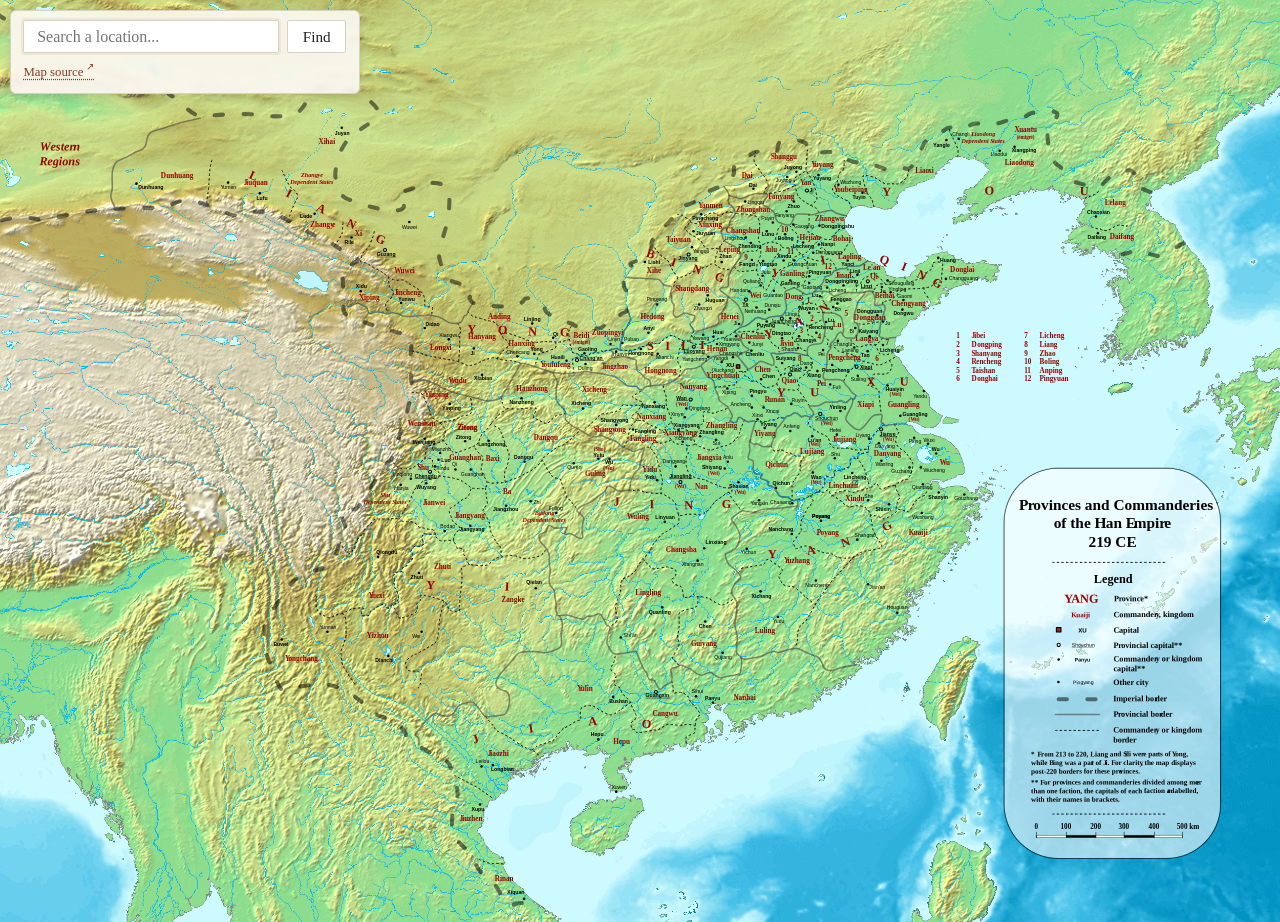
<file: map.html>
<!doctype html>
<html lang="en">
<head>
  <meta charset="utf-8">
  <title>Han Provinces &amp; Commanderies — Map Search</title>
  <meta name="viewport" content="width=device-width, initial-scale=1">
  <link rel="stylesheet" href="styles.css">
  <style>
    /* full-bleed: let the map use the whole screen */
    body { margin: 0; padding: 0; max-width: none; }

    /* hide the scrollbars — panning is by dragging, not scrolling, so a scrollbar
       would mislead. The page stays programmatically scrollable (drag/zoom use it). */
    html { scrollbar-width: none; -ms-overflow-style: none; }
    html::-webkit-scrollbar { width: 0; height: 0; display: none; }

    /* ---- search bar ---- */
    .search-row {
      display: flex;
      gap: 0.5rem;
      flex-wrap: wrap;
      align-items: center;
      margin-bottom: 1rem;
    }
    .search-row input {
      font-family: inherit;
      font-size: 1rem;
      padding: 0.4rem 0.8rem;
      border: 1px solid var(--border);
      background: white;
      color: var(--fg);
      border-radius: 2px;
      min-width: 16rem;
    }
    .search-row input:focus { outline: 2px solid var(--highlight); }

    /* custom autocomplete dropdown (the native datalist can't be themed) */
    .search-input-wrap { position: relative; }
    .suggestions {
      position: absolute;
      top: calc(100% + 0.25rem);
      left: 0;
      right: 0;
      margin: 0;
      padding: 0.25rem 0;
      list-style: none;
      max-height: 16rem;
      overflow-y: auto;
      background: white;
      border: 1px solid var(--border);
      border-radius: 4px;
      box-shadow: 0 4px 12px rgba(0, 0, 0, 0.14);
      z-index: 10001;
    }
    .suggestions[hidden] { display: none; }
    .suggestions li {
      padding: 0.35rem 0.8rem;
      font-size: 0.95rem;
      color: var(--fg);
      cursor: pointer;
    }
    .suggestions li.active,
    .suggestions li:hover { background: var(--bg); }
    .search-row button {
      font-family: inherit;
      font-size: 0.95rem;
      padding: 0.4rem 0.9rem;
      border: 1px solid var(--border);
      background: white;
      color: var(--fg);
      cursor: pointer;
      border-radius: 2px;
    }
    .search-row button:hover { background: var(--bg); }
    .status { color: var(--muted); font-size: 0.9rem; }
    .status:not(:empty) { margin-top: 0.4rem; }
    .status b { color: var(--fg); font-weight: normal; }
    .status .kind { font-variant: small-caps; letter-spacing: 0.05em; }
    .map-source { color: var(--muted); font-size: 0.8rem; margin-top: 0.4rem; }

    /* search panel floats at the top-left of the viewport while scrolling */
    .search-overlay {
      position: fixed;
      top: 0.6rem;
      left: 0.6rem;
      z-index: 10000;            /* above the spotlight so search stays usable */
      padding: 0.6rem 0.8rem;
      background: rgba(251, 248, 241, 0.92);
      border: 1px solid var(--border);
      border-radius: 6px;
      box-shadow: 0 2px 8px rgba(0, 0, 0, 0.12);
      backdrop-filter: blur(2px);
    }
    .search-overlay .search-row { margin-bottom: 0; }

    /* ---- map ---- */
    /* The stage is a sized box (set in JS to W0*zoom) so the page stays
       scrollable to the zoomed extent. The <img> keeps a CONSTANT layout box and
       is zoomed with a GPU-composited transform: scale() — so the heavy SVG is
       rasterized once, not re-rendered on every animation frame. */
    .map-stage {
      position: relative;
      width: 100%;
      background: #fff;
    }
    .map-stage img {
      display: block;
      position: absolute;
      top: 0; left: 0;
      transform-origin: 0 0;
      user-select: none;
      -webkit-user-drag: none;
    }
    /* promoted to its own GPU layer only while zooming (see JS) — kept smooth
       during the glide, then dropped so the static map re-rasterizes crisply */
    .map-stage img.zooming { will-change: transform; }
    .map-stage.grab { cursor: grab; }
    .map-stage.grabbing { cursor: grabbing; }

    /* invisible point used only to anchor scrolling + the spotlight */
    .pin {
      position: absolute;
      width: 1px; height: 1px;
      transform: translate(-50%, -50%);
      pointer-events: none;
    }

    /* ---- PowerToys "Find My Mouse"-style spotlight (screen space) ---- */
    .spot-hole {
      position: absolute;
      border-radius: 50%;
      width: 180px; height: 180px;
      /* spread is set in JS to cover the whole (possibly zoomed) document so the
         shadow's outer edge never scrolls into view */
      box-shadow: 0 0 0 100vmax rgba(0, 0, 0, 0.55);
      pointer-events: none;
      z-index: 9998;
      opacity: 0;
      transition: opacity 0.25s ease;
    }
    .spot-hole.on { opacity: 1; }
    .spot-ring {
      position: absolute;
      border-radius: 50%;
      border: 3px solid rgba(255, 255, 255, 0.95);
      box-shadow: 0 0 12px rgba(0,0,0,0.4);
      pointer-events: none;
      z-index: 9999;
      transform: translate(-50%, -50%) scale(6);
      opacity: 0;
    }
    .spot-ring.go { animation: converge 0.65s ease-out forwards; }
    @keyframes converge {
      0%   { transform: translate(-50%, -50%) scale(6);   opacity: 0; }
      25%  { opacity: 1; }
      100% { transform: translate(-50%, -50%) scale(1);   opacity: 0.9; }
    }
  </style>
</head>
<body>

<div class="map-stage" id="stage">
  <div class="search-overlay">
    <form class="search-row" id="search-form" autocomplete="off">
      <div class="search-input-wrap">
        <input type="text" id="query" placeholder="Search a location..." aria-label="Search location"
               role="combobox" aria-autocomplete="list" aria-expanded="false" aria-controls="suggestions">
        <ul class="suggestions" id="suggestions" role="listbox" hidden></ul>
      </div>
      <button type="submit">Find</button>
    </form>
    <div class="status" id="status">Loading locations…</div>
    <div class="map-source"><a class="external" href="https://commons.wikimedia.org/wiki/File:Jian%27an_Commanderies.svg" target="_blank" rel="noopener noreferrer">Map source</a></div>
  </div>
  <img id="map-img" src="images/maps/han_commandery/20220213161849!Jian'an_Commanderies.svg" alt="Map of Han provinces and commanderies">
  <div class="pin" id="pin"></div>
</div>

<script>
const VIEW_W = 2500, VIEW_H = 1800;   // SVG viewBox
const stage = document.getElementById('stage');
const mapImg = document.getElementById('map-img');
const pin = document.getElementById('pin');
const statusEl = document.getElementById('status');
const input = document.getElementById('query');
const form = document.getElementById('search-form');
const suggestBox = document.getElementById('suggestions');

let places = [];
let allNames = [];
let lastKey = null, cycleIdx = 0;
let activeIdx = -1;   // highlighted suggestion

const norm = s => (s || '').toLowerCase().replace(/[()'’.\s]/g, '');

// show suggestions whose name starts with the typed term (prefix match)
function updateSuggestions(q) {
  const nq = norm(q);
  const names = nq ? allNames.filter(n => norm(n).startsWith(nq)) : [];
  activeIdx = -1;
  if (!names.length) { hideSuggestions(); return; }
  suggestBox.innerHTML = names
    .map((n, i) => `<li role="option" id="sg-${i}" data-name="${n.replace(/"/g, '&quot;')}">${n}</li>`)
    .join('');
  suggestBox.hidden = false;
  input.setAttribute('aria-expanded', 'true');
}

function hideSuggestions() {
  suggestBox.hidden = true;
  suggestBox.innerHTML = '';
  activeIdx = -1;
  input.setAttribute('aria-expanded', 'false');
  input.removeAttribute('aria-activedescendant');
}

function setActive(idx) {
  const items = suggestBox.querySelectorAll('li');
  if (!items.length) return;
  activeIdx = (idx + items.length) % items.length;
  items.forEach((li, i) => li.classList.toggle('active', i === activeIdx));
  const el = items[activeIdx];
  el.scrollIntoView({ block: 'nearest' });
  input.setAttribute('aria-activedescendant', el.id);
}

function chooseSuggestion(name) {
  input.value = name;
  hideSuggestions();
  search(name);
}

fetch('images/maps/han_commandery/locations.json')
  .then(r => r.json())
  .then(data => {
    places = data;
    allNames = [...new Set(data.map(p => p.name).filter(Boolean))].sort();
    statusEl.textContent = '';
    if (pendingPlace) { const spec = pendingPlace; pendingPlace = null; focusPlace(spec); }
  })
  .catch(() => { statusEl.textContent = 'Could not load locations.json (serve the site over http, not file://).'; });

input.addEventListener('input', () => updateSuggestions(input.value));

input.addEventListener('keydown', e => {
  if (suggestBox.hidden) return;
  if (e.key === 'ArrowDown')      { e.preventDefault(); setActive(activeIdx + 1); }
  else if (e.key === 'ArrowUp')   { e.preventDefault(); setActive(activeIdx - 1); }
  else if (e.key === 'Enter' && activeIdx >= 0) {
    e.preventDefault();
    chooseSuggestion(suggestBox.querySelectorAll('li')[activeIdx].dataset.name);
  // preventDefault tells the reader page (which embeds this map in an overlay)
  // that this Escape only closed the list and should not close the map too.
  } else if (e.key === 'Escape')  { e.preventDefault(); hideSuggestions(); }
});

suggestBox.addEventListener('mousedown', e => {
  const li = e.target.closest('li');
  if (li) { e.preventDefault(); chooseSuggestion(li.dataset.name); }
});

document.addEventListener('click', e => {
  if (!e.target.closest('.search-input-wrap')) hideSuggestions();
});

form.addEventListener('submit', e => { e.preventDefault(); hideSuggestions(); search(input.value); });

function search(q) {
  q = (q || '').trim();
  if (!q) return;
  const nq = norm(q);
  // exact normalized match first, then prefix match
  let matches = places.filter(p => norm(p.name) === nq);
  if (!matches.length) matches = places.filter(p => norm(p.name).startsWith(nq));
  if (!matches.length) { statusEl.textContent = `No location matches “${q}”.`; return; }

  const key = matches.map(m => m.name + m.x + m.y).join('|');
  cycleIdx = (key === lastKey) ? (cycleIdx + 1) % matches.length : 0;
  lastKey = key;

  const m = matches[cycleIdx];
  const which = matches.length > 1 ? ` (${cycleIdx + 1} of ${matches.length})` : '';
  statusEl.innerHTML =
    `<b>${m.name}</b> — <span class="kind">${m.type}</span>` +
    `${m.capital ? ' (capital)' : ''}${which}`;
  focusOn(m);
}

// Focus one exact label, named as "<Name> <type>[ <n>]" (e.g. "Ji province",
// "Ji city 2"). Used by the reader's "show on map" links: as ?loc=… when the
// map is first opened, and called directly on the frame after that.
let pendingPlace = new URLSearchParams(location.search).get('loc');

function focusPlace(spec) {
  if (!places.length) { pendingPlace = spec; return; }   // still loading
  const m = /^(\S+) (province|commandery|city)(?: (\d+))?$/.exec((spec || '').trim());
  const hits = m ? places.filter(p => p.name === m[1] && p.type === m[2]) : [];
  const place = hits[m && m[3] ? m[3] - 1 : 0];
  if (!place) { statusEl.textContent = `No location matches “${spec}”.`; return; }
  input.value = place.name;
  hideSuggestions();
  lastKey = null;
  statusEl.innerHTML =
    `<b>${place.name}</b> — <span class="kind">${place.type}</span>` +
    `${place.capital ? ' (capital)' : ''}`;
  focusOn(place);
}

function focusOn(loc) {
  pin.style.left = (loc.x / VIEW_W * 100) + '%';
  pin.style.top  = (loc.y / VIEW_H * 100) + '%';
  pin.scrollIntoView({ behavior: 'smooth', block: 'center', inline: 'center' });
  // provinces span large areas, so widen their spotlight; scale with zoom so the
  // circle keeps tracking the on-screen feature size, but cap it so it can't grow
  // to swallow the whole viewport at high zoom
  spotBase = loc.type === 'province' ? 380 : 180;
  const diam = spotBase * Math.min(zoom, ZOOM_SPOT_CAP);
  // place the spotlight only once the (programmatic) scroll has settled, so it
  // lands on the pin's final screen position rather than a mid-scroll one
  afterScrollSettles(() => {
    // page (document) coordinates so the spotlight scrolls with the map
    const r = pin.getBoundingClientRect();
    spotlight(r.left + r.width / 2 + window.scrollX,
              r.top + r.height / 2 + window.scrollY, diam);
  });
}

// Run cb once window scrolling has been idle for a moment (or after a timeout).
function afterScrollSettles(cb) {
  let last = performance.now();
  const onScroll = () => { last = performance.now(); };
  window.addEventListener('scroll', onScroll, { passive: true });
  const t0 = last;
  (function check() {
    const now = performance.now();
    if ((now - last > 140 && now - t0 > 120) || now - t0 > 1600) {
      window.removeEventListener('scroll', onScroll);
      cb();
    } else {
      requestAnimationFrame(check);
    }
  })();
}

let activeHole = null;
let spotBase = 180;   // base diameter of the current spotlight (pre-zoom)

function clearSpotlight() {
  document.querySelectorAll('.spot-ring').forEach(r => r.remove());
  if (activeHole) {
    const h = activeHole;
    activeHole = null;
    h.classList.remove('on');
    setTimeout(() => h.remove(), 300);
  }
}

// Re-anchor the persistent spotlight hole to the pin's current position/size.
// The hole lives in document space, so a zoom (which moves the pin and rescales
// the map) would otherwise leave it stranded.
function repositionSpotlight() {
  if (!activeHole) return;
  const diam = spotBase * Math.min(zoom, ZOOM_SPOT_CAP);
  const r = pin.getBoundingClientRect();
  const cx = r.left + r.width / 2 + window.scrollX;
  const cy = r.top + r.height / 2 + window.scrollY;
  activeHole.style.width = activeHole.style.height = diam + 'px';
  activeHole.style.left = (cx - diam / 2) + 'px';
  activeHole.style.top = (cy - diam / 2) + 'px';
  dimSpread(activeHole);
}

// Size the dimming shadow so it always covers the full scrollable document — a
// fixed 100vmax edge would otherwise become visible once the map is zoomed past
// the viewport size.
function dimSpread(hole) {
  const spread = Math.max(
    document.documentElement.scrollWidth,
    document.documentElement.scrollHeight
  ) + window.innerWidth;
  hole.style.boxShadow = `0 0 0 ${spread}px rgba(0, 0, 0, 0.55)`;
}

function spotlight(cx, cy, diam) {
  clearSpotlight();                       // replace any existing focus

  const hole = document.createElement('div');
  hole.className = 'spot-hole';
  hole.style.width = hole.style.height = diam + 'px';
  hole.style.left = (cx - diam / 2) + 'px';
  hole.style.top = (cy - diam / 2) + 'px';
  dimSpread(hole);
  document.body.appendChild(hole);
  activeHole = hole;
  requestAnimationFrame(() => hole.classList.add('on'));

  // two converging rings, like Find My Mouse (intro flourish, then gone)
  [0, 180].forEach(delay => {
    const ring = document.createElement('div');
    ring.className = 'spot-ring';
    ring.style.left = cx + 'px';
    ring.style.top = cy + 'px';
    ring.style.width = ring.style.height = diam + 'px';
    document.body.appendChild(ring);
    setTimeout(() => ring.classList.add('go'), delay);
    setTimeout(() => ring.remove(), delay + 700);
  });
  // the dimmed hole stays until the user clicks (see listener below)
}

// a mouse click anywhere dismisses the focus (but not when using the search box)
document.addEventListener('click', e => {
  if (e.target.closest('#search-form')) return;
  clearSpotlight();
});

// Tab moves keyboard focus (and may scroll the page) — drop the spotlight so it
// can't end up stranded. Scrolling on its own keeps the focus.
document.addEventListener('keydown', e => {
  if (e.key === 'Tab') clearSpotlight();
});

// ---- zoom ----
const ZOOM_MIN = 1, ZOOM_MAX = 6, ZOOM_FACTOR = 1.2;   // each wheel notch multiplies/divides by this
const ZOOM_SPOT_CAP = 2.5;   // spotlight grows with zoom, but no larger than this multiple
const ASPECT = VIEW_W / VIEW_H;
let zoom = 1;
let W0 = 0, H0 = 0;   // base (zoom-1) pixel size of the map

// Fix the image's layout box to the base size once, so the SVG is rasterized a
// single time; zoom then scales that cached layer via transform. Called on load
// and whenever the viewport width changes.
function initBaseSize() {
  W0 = document.documentElement.clientWidth;
  H0 = W0 / ASPECT;
  mapImg.style.width = W0 + 'px';
  mapImg.style.height = H0 + 'px';
  applyZoom();
}

function applyZoom() {
  zoom = Math.min(ZOOM_MAX, Math.max(ZOOM_MIN, zoom));
  // resize the (empty) stage box so the page scrolls to the zoomed extent…
  stage.style.width = (W0 * zoom) + 'px';
  stage.style.height = (H0 * zoom) + 'px';
  // …and zoom the image itself with a GPU-composited transform (no re-raster).
  mapImg.style.transform = `scale(${zoom})`;
}

// keep the base size in sync with the window
let resizeTimer = null;
window.addEventListener('resize', () => {
  clearTimeout(resizeTimer);
  resizeTimer = setTimeout(initBaseSize, 120);
});

// Zoom toward a viewport point (cx, cy) so it stays under the cursor/center.
function zoomTo(newZoom, cx, cy) {
  newZoom = Math.min(ZOOM_MAX, Math.max(ZOOM_MIN, newZoom));
  if (newZoom === zoom) return;
  // document coordinate of the focal point before zoom, as a fraction of stage
  const fx = (window.scrollX + cx) / stage.offsetWidth;
  const fy = (window.scrollY + cy) / stage.offsetHeight;
  const oldH = stage.offsetHeight;
  zoom = newZoom;
  applyZoom();
  // keep the focal point fixed on screen after the width (and height) change
  window.scrollTo(
    fx * stage.offsetWidth - cx,
    fy * stage.offsetHeight - cy
  );
  repositionSpotlight();
}

// ---- smooth (eased) zoom ----
// We ease `zoom` toward `zoomTarget` over several frames. Each frame keeps the
// document point that sat under the cursor fixed on screen, so the zoom glides
// in/out instead of snapping.
let zoomTarget = 1, zoomAnim = null, zoomCx = 0, zoomCy = 0;

function animateZoom() {
  if (zoomAnim) return;   // a loop is already running; it reads the latest target/anchor
  mapImg.classList.add('zooming');   // GPU layer for the duration of the glide
  const step = () => {
    // interpolate ~22% of the remaining distance per frame
    const next = zoom + (zoomTarget - zoom) * 0.22;
    const done = Math.abs(zoomTarget - zoom) < 0.002;
    zoomTo(done ? zoomTarget : next, zoomCx, zoomCy);
    if (done) {
      zoomAnim = null;
      mapImg.classList.remove('zooming');   // drop layer → crisp re-raster at rest
    } else {
      zoomAnim = requestAnimationFrame(step);
    }
  };
  zoomAnim = requestAnimationFrame(step);
}

// Mouse wheel zooms toward the cursor (native page scroll is suppressed)
stage.addEventListener('wheel', e => {
  e.preventDefault();
  const base = zoomAnim ? zoomTarget : zoom;   // chain off the pending target
  zoomTarget = Math.min(ZOOM_MAX, Math.max(ZOOM_MIN,
    e.deltaY < 0 ? base * ZOOM_FACTOR : base / ZOOM_FACTOR));
  zoomCx = e.clientX;   // latest cursor position the loop anchors to
  zoomCy = e.clientY;
  animateZoom();
}, { passive: false });

// ---- drag to pan ----
let dragging = false, dragStartX = 0, dragStartY = 0, scrollStartX = 0, scrollStartY = 0;
stage.classList.add('grab');

stage.addEventListener('pointerdown', e => {
  if (e.button !== 0) return;
  // let the search box and its controls work normally
  if (e.target.closest('.search-overlay')) return;
  dragging = true;
  dragStartX = e.clientX;
  dragStartY = e.clientY;
  scrollStartX = window.scrollX;
  scrollStartY = window.scrollY;
  stage.classList.add('grabbing');
  stage.setPointerCapture(e.pointerId);
});

stage.addEventListener('pointermove', e => {
  if (!dragging) return;
  window.scrollTo(
    scrollStartX - (e.clientX - dragStartX),
    scrollStartY - (e.clientY - dragStartY)
  );
});

function endDrag(e) {
  if (!dragging) return;
  dragging = false;
  stage.classList.remove('grabbing');
  try { stage.releasePointerCapture(e.pointerId); } catch (_) {}
}
stage.addEventListener('pointerup', endDrag);
stage.addEventListener('pointercancel', endDrag);

initBaseSize();

// focus the search box on load for quick keyboard use
input.focus();
</script>
</body>
</html>
</file>
<file: styles.css>
/* Shared base styles for the site (index.html, map.html, future pages).
   Page-specific CSS stays inline in each page's <style> block. */
:root {
  --bg: #fbf8f1;
  --fg: #222;
  --muted: #9b9382;
  --border: #d8d2c4;
  --accent: #6a4d2a;
  --link: #8a3a2a;
  --done: #4a7a3a;
  --in-progress: #b8860b;
  --highlight: #f0e7d2;
}
* { box-sizing: border-box; }
body {
  background: var(--bg);
  color: var(--fg);
  font-family: Georgia, "Times New Roman", serif;
  max-width: 1400px;
  margin: 0 auto;
  padding: 1.5rem;
  line-height: 1.7;
}
a { color: var(--link); text-decoration: none; }
a:hover { text-decoration: underline; }
a.external {
  color: var(--link);
  text-decoration: underline dotted;
  text-underline-offset: 0.2em;
}
a.external:hover { text-decoration: underline; text-underline-offset: 0.2em; }
a.external::after {
  content: " \2197";
  font-size: 0.75em;
  vertical-align: super;
  margin-left: 0.05em;
}
header {
  border-bottom: 1px solid var(--border);
  padding-bottom: 1rem;
  margin-bottom: 1.5rem;
  display: flex;
  flex-wrap: wrap;
  gap: 1rem;
  align-items: baseline;
  justify-content: space-between;
}
header h1 { margin: 0; font-size: 1.4rem; font-weight: normal; }
header h1 a { color: var(--fg); }
</file>
